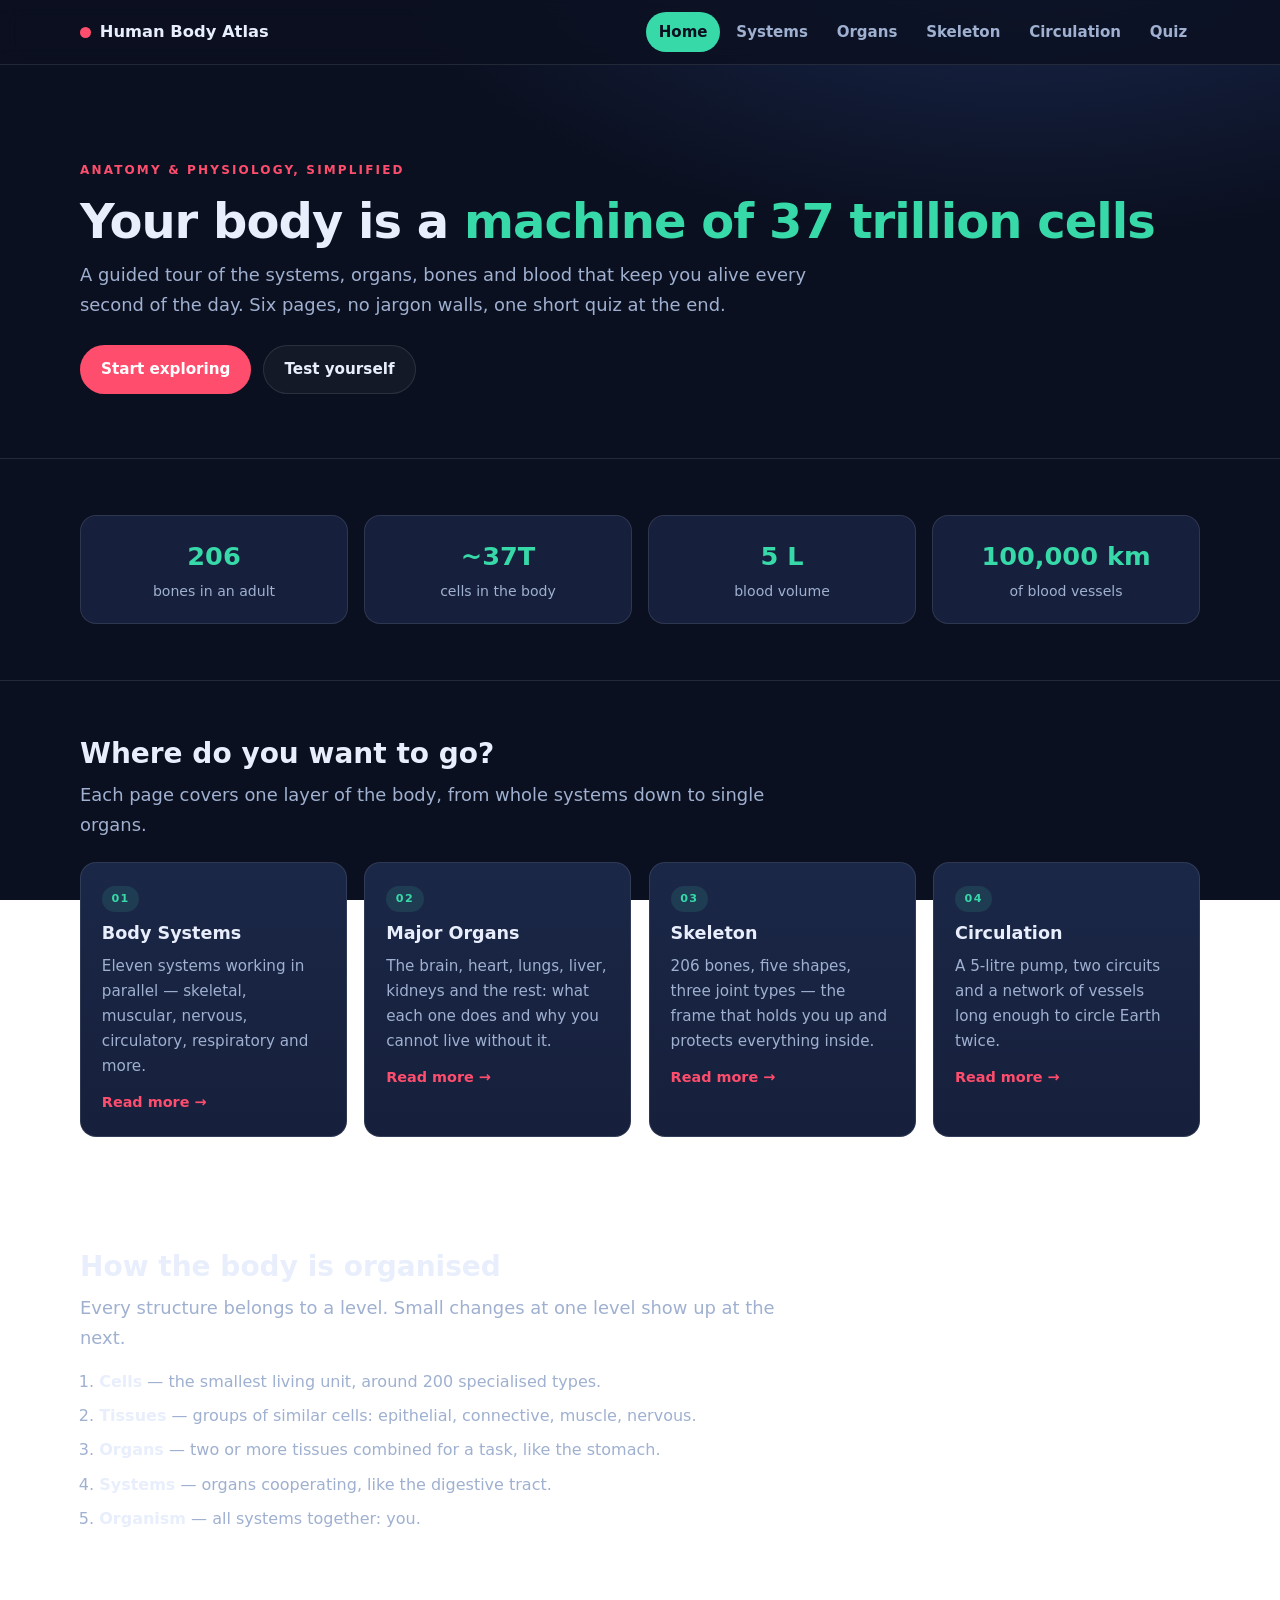
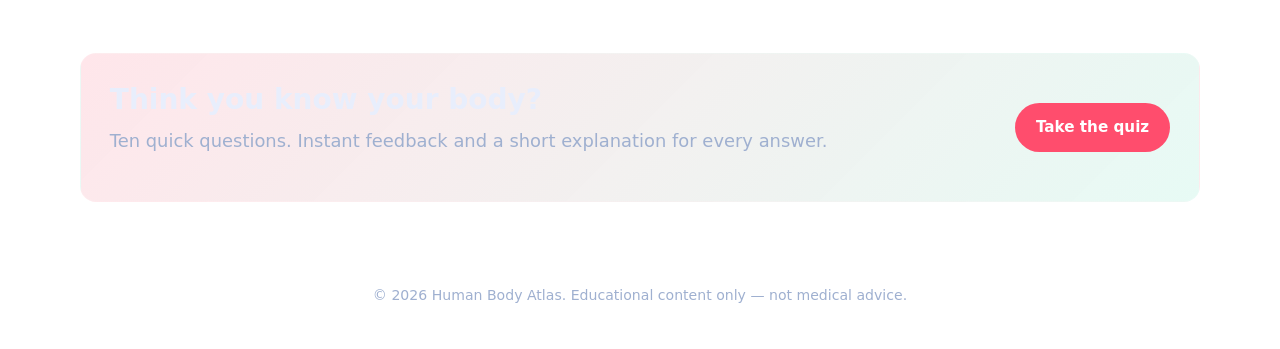
<file: index.html>
<!DOCTYPE html>
<html lang="en">
<head>
<meta charset="UTF-8" />
<meta name="viewport" content="width=device-width, initial-scale=1" />
<title>Human Body Atlas — Home</title>
<meta name="description" content="Explore the human body: systems, organs, skeleton, circulation and a quiz." />
<link rel="stylesheet" href="css/style.css" />
</head>
<body>
<a class="skip" href="#main">Skip to content</a>
<header class="site-header">
  <div class="wrap">
    <a class="brand" href="index.html"><span class="pulse"></span> Human Body Atlas</a>
    <button class="nav-toggle" id="navToggle" aria-expanded="false" aria-controls="siteNav">Menu</button>
    <nav id="siteNav" class="site-nav">
      <a href="index.html" class="active">Home</a>
      <a href="systems.html">Systems</a>
      <a href="organs.html">Organs</a>
      <a href="skeleton.html">Skeleton</a>
      <a href="circulation.html">Circulation</a>
      <a href="quiz.html">Quiz</a>
    </nav>
  </div>
</header>

<main id="main">
  <section class="hero">
    <div class="wrap">
      <p class="eyebrow">Anatomy &amp; physiology, simplified</p>
      <h1>Your body is a <span class="accent">machine of 37 trillion cells</span></h1>
      <p class="lead">A guided tour of the systems, organs, bones and blood that keep you alive every second of the day. Six pages, no jargon walls, one short quiz at the end.</p>
      <div class="hero-actions">
        <a class="btn btn-primary" href="systems.html">Start exploring</a>
        <a class="btn btn-ghost" href="quiz.html">Test yourself</a>
      </div>
    </div>
  </section>

  <section class="section">
    <div class="wrap">
      <div class="stats">
        <div class="stat"><strong>206</strong><span>bones in an adult</span></div>
        <div class="stat"><strong>~37T</strong><span>cells in the body</span></div>
        <div class="stat"><strong>5 L</strong><span>blood volume</span></div>
        <div class="stat"><strong>100,000 km</strong><span>of blood vessels</span></div>
      </div>
    </div>
  </section>

  <section class="section">
    <div class="wrap">
      <h2>Where do you want to go?</h2>
      <p class="lead">Each page covers one layer of the body, from whole systems down to single organs.</p>
      <div class="grid">
        <a class="card" href="systems.html">
          <span class="tag">01</span>
          <h3>Body Systems</h3>
          <p>Eleven systems working in parallel — skeletal, muscular, nervous, circulatory, respiratory and more.</p>
          <span class="card-link">Read more →</span>
        </a>
        <a class="card" href="organs.html">
          <span class="tag">02</span>
          <h3>Major Organs</h3>
          <p>The brain, heart, lungs, liver, kidneys and the rest: what each one does and why you cannot live without it.</p>
          <span class="card-link">Read more →</span>
        </a>
        <a class="card" href="skeleton.html">
          <span class="tag">03</span>
          <h3>Skeleton</h3>
          <p>206 bones, five shapes, three joint types — the frame that holds you up and protects everything inside.</p>
          <span class="card-link">Read more →</span>
        </a>
        <a class="card" href="circulation.html">
          <span class="tag">04</span>
          <h3>Circulation</h3>
          <p>A 5-litre pump, two circuits and a network of vessels long enough to circle Earth twice.</p>
          <span class="card-link">Read more →</span>
        </a>
      </div>
    </div>
  </section>

  <section class="section">
    <div class="wrap">
      <h2>How the body is organised</h2>
      <p class="lead">Every structure belongs to a level. Small changes at one level show up at the next.</p>
      <ol class="levels">
        <li><strong>Cells</strong> — the smallest living unit, around 200 specialised types.</li>
        <li><strong>Tissues</strong> — groups of similar cells: epithelial, connective, muscle, nervous.</li>
        <li><strong>Organs</strong> — two or more tissues combined for a task, like the stomach.</li>
        <li><strong>Systems</strong> — organs cooperating, like the digestive tract.</li>
        <li><strong>Organism</strong> — all systems together: you.</li>
      </ol>
    </div>
  </section>

  <section class="section">
    <div class="wrap cta">
      <div>
        <h2>Think you know your body?</h2>
        <p class="lead">Ten quick questions. Instant feedback and a short explanation for every answer.</p>
      </div>
      <a class="btn btn-primary" href="quiz.html">Take the quiz</a>
    </div>
  </section>
</main>

<footer class="site-footer">
  <div class="wrap">
    <p>&copy; <span id="year"></span> Human Body Atlas. Educational content only — not medical advice.</p>
  </div>
</footer>
<script src="js/main.js"></script>
</body>
</html>
</file>
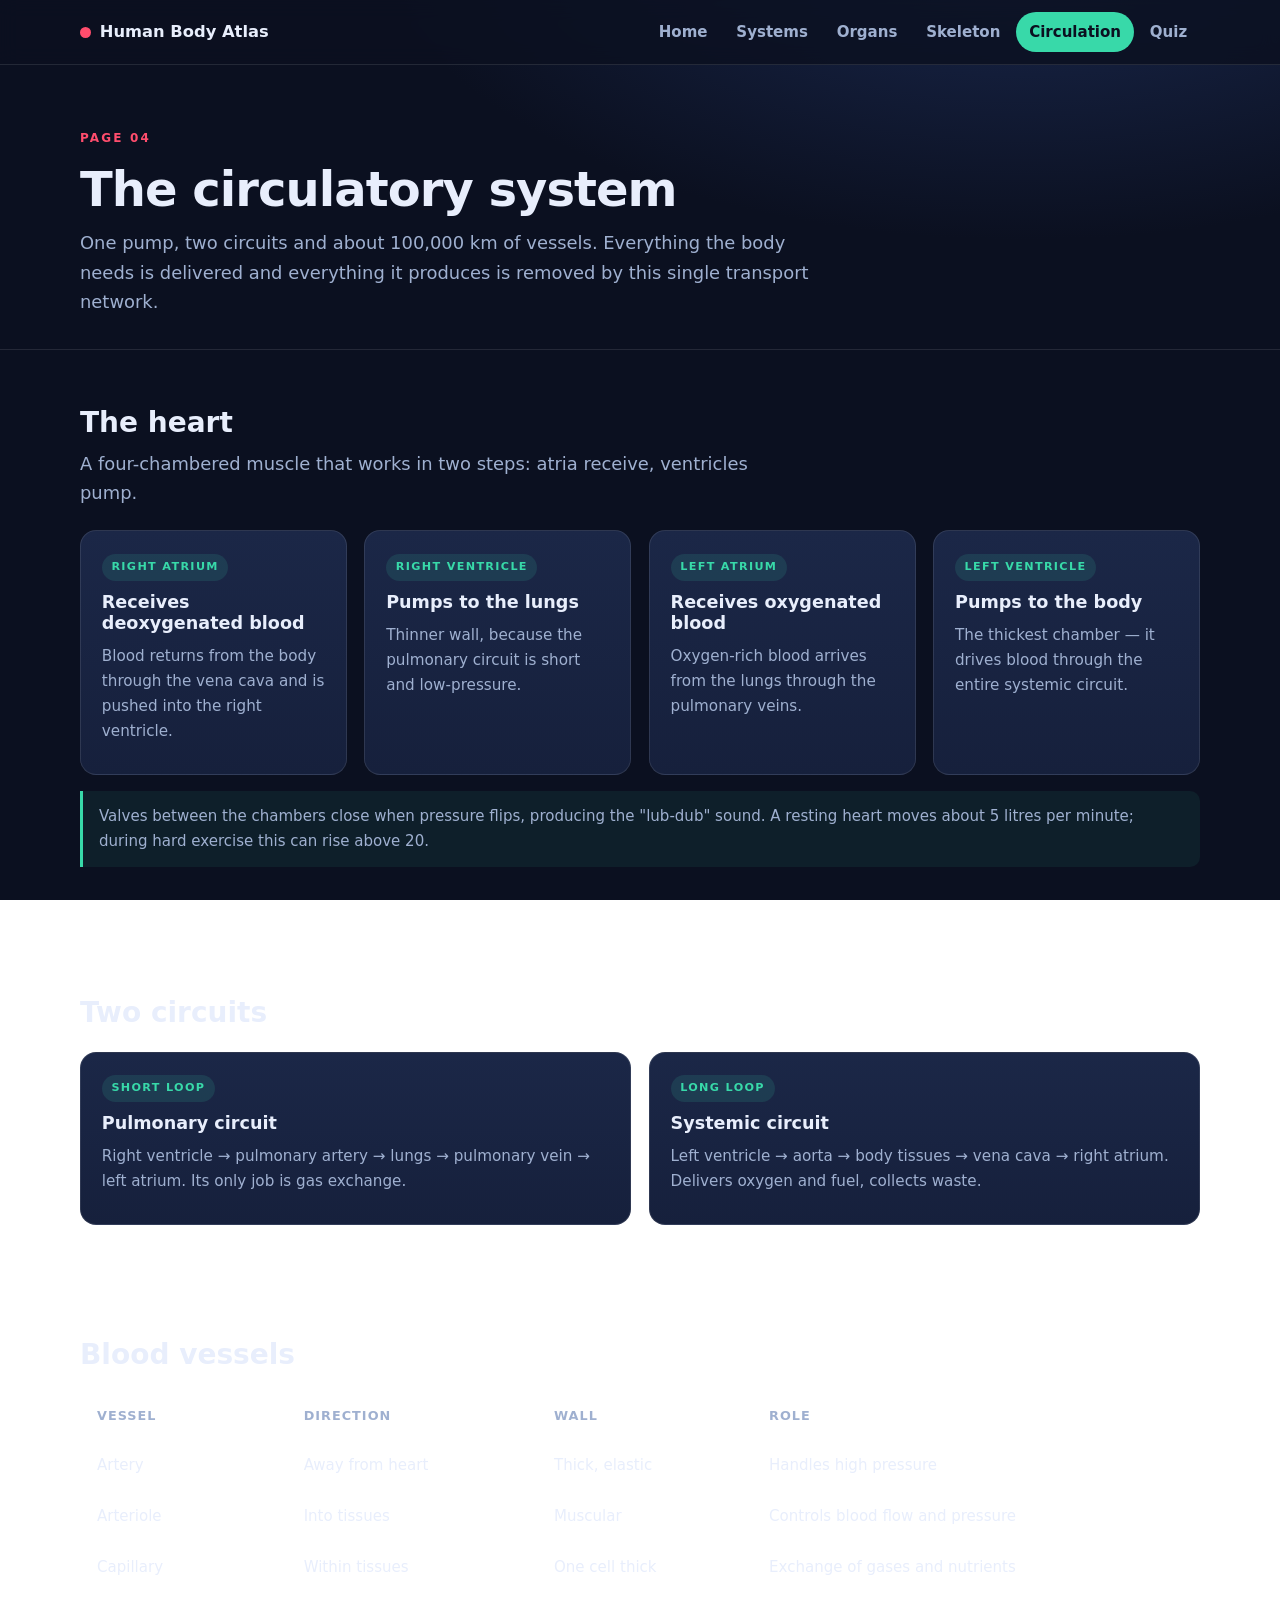
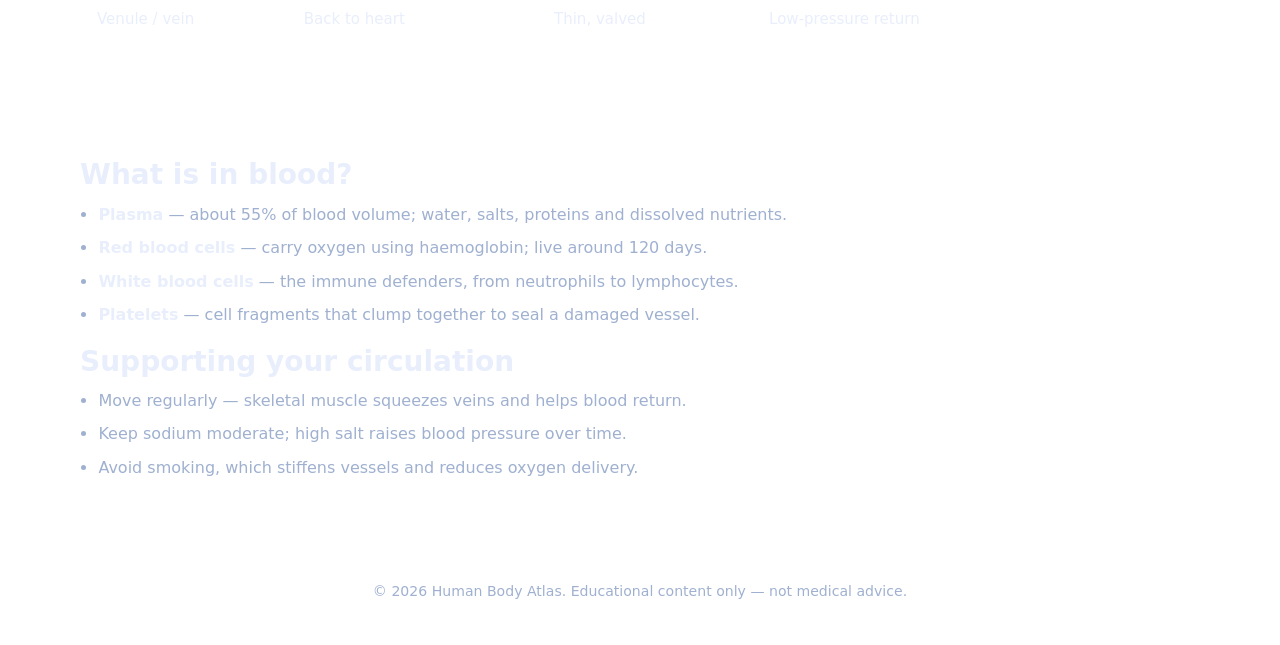
<file: circulation.html>
<!DOCTYPE html>
<html lang="en">
<head>
<meta charset="UTF-8" />
<meta name="viewport" content="width=device-width, initial-scale=1" />
<title>Circulation — Human Body Atlas</title>
<meta name="description" content="The circulatory system: heart, blood vessels, blood and the two circuits." />
<link rel="stylesheet" href="css/style.css" />
</head>
<body>
<a class="skip" href="#main">Skip to content</a>
<header class="site-header">
  <div class="wrap">
    <a class="brand" href="index.html"><span class="pulse"></span> Human Body Atlas</a>
    <button class="nav-toggle" id="navToggle" aria-expanded="false" aria-controls="siteNav">Menu</button>
    <nav id="siteNav" class="site-nav">
      <a href="index.html">Home</a>
      <a href="systems.html">Systems</a>
      <a href="organs.html">Organs</a>
      <a href="skeleton.html">Skeleton</a>
      <a href="circulation.html" class="active">Circulation</a>
      <a href="quiz.html">Quiz</a>
    </nav>
  </div>
</header>

<main id="main">
  <section class="page-head">
    <div class="wrap">
      <p class="eyebrow">Page 04</p>
      <h1>The circulatory system</h1>
      <p class="lead">One pump, two circuits and about 100,000 km of vessels. Everything the body needs is delivered and everything it produces is removed by this single transport network.</p>
    </div>
  </section>

  <section class="section">
    <div class="wrap">
      <h2>The heart</h2>
      <p class="lead">A four-chambered muscle that works in two steps: atria receive, ventricles pump.</p>
      <div class="grid">
        <article class="card"><span class="tag">Right atrium</span><h3>Receives deoxygenated blood</h3><p>Blood returns from the body through the vena cava and is pushed into the right ventricle.</p></article>
        <article class="card"><span class="tag">Right ventricle</span><h3>Pumps to the lungs</h3><p>Thinner wall, because the pulmonary circuit is short and low-pressure.</p></article>
        <article class="card"><span class="tag">Left atrium</span><h3>Receives oxygenated blood</h3><p>Oxygen-rich blood arrives from the lungs through the pulmonary veins.</p></article>
        <article class="card"><span class="tag">Left ventricle</span><h3>Pumps to the body</h3><p>The thickest chamber — it drives blood through the entire systemic circuit.</p></article>
      </div>
      <p class="note">Valves between the chambers close when pressure flips, producing the "lub-dub" sound. A resting heart moves about 5 litres per minute; during hard exercise this can rise above 20.</p>
    </div>
  </section>

  <section class="section">
    <div class="wrap">
      <h2>Two circuits</h2>
      <div class="grid grid-2">
        <article class="card">
          <span class="tag">Short loop</span>
          <h3>Pulmonary circuit</h3>
          <p>Right ventricle → pulmonary artery → lungs → pulmonary vein → left atrium. Its only job is gas exchange.</p>
        </article>
        <article class="card">
          <span class="tag">Long loop</span>
          <h3>Systemic circuit</h3>
          <p>Left ventricle → aorta → body tissues → vena cava → right atrium. Delivers oxygen and fuel, collects waste.</p>
        </article>
      </div>
    </div>
  </section>

  <section class="section">
    <div class="wrap">
      <h2>Blood vessels</h2>
      <div class="table-wrap">
        <table>
          <thead><tr><th>Vessel</th><th>Direction</th><th>Wall</th><th>Role</th></tr></thead>
          <tbody>
            <tr><td>Artery</td><td>Away from heart</td><td>Thick, elastic</td><td>Handles high pressure</td></tr>
            <tr><td>Arteriole</td><td>Into tissues</td><td>Muscular</td><td>Controls blood flow and pressure</td></tr>
            <tr><td>Capillary</td><td>Within tissues</td><td>One cell thick</td><td>Exchange of gases and nutrients</td></tr>
            <tr><td>Venule / vein</td><td>Back to heart</td><td>Thin, valved</td><td>Low-pressure return</td></tr>
          </tbody>
        </table>
      </div>
    </div>
  </section>

  <section class="section">
    <div class="wrap">
      <h2>What is in blood?</h2>
      <ul class="list">
        <li><strong>Plasma</strong> — about 55% of blood volume; water, salts, proteins and dissolved nutrients.</li>
        <li><strong>Red blood cells</strong> — carry oxygen using haemoglobin; live around 120 days.</li>
        <li><strong>White blood cells</strong> — the immune defenders, from neutrophils to lymphocytes.</li>
        <li><strong>Platelets</strong> — cell fragments that clump together to seal a damaged vessel.</li>
      </ul>
      <h2>Supporting your circulation</h2>
      <ul class="list">
        <li>Move regularly — skeletal muscle squeezes veins and helps blood return.</li>
        <li>Keep sodium moderate; high salt raises blood pressure over time.</li>
        <li>Avoid smoking, which stiffens vessels and reduces oxygen delivery.</li>
      </ul>
    </div>
  </section>
</main>

<footer class="site-footer">
  <div class="wrap">
    <p>&copy; <span id="year"></span> Human Body Atlas. Educational content only — not medical advice.</p>
  </div>
</footer>
<script src="js/main.js"></script>
</body>
</html>
</file>
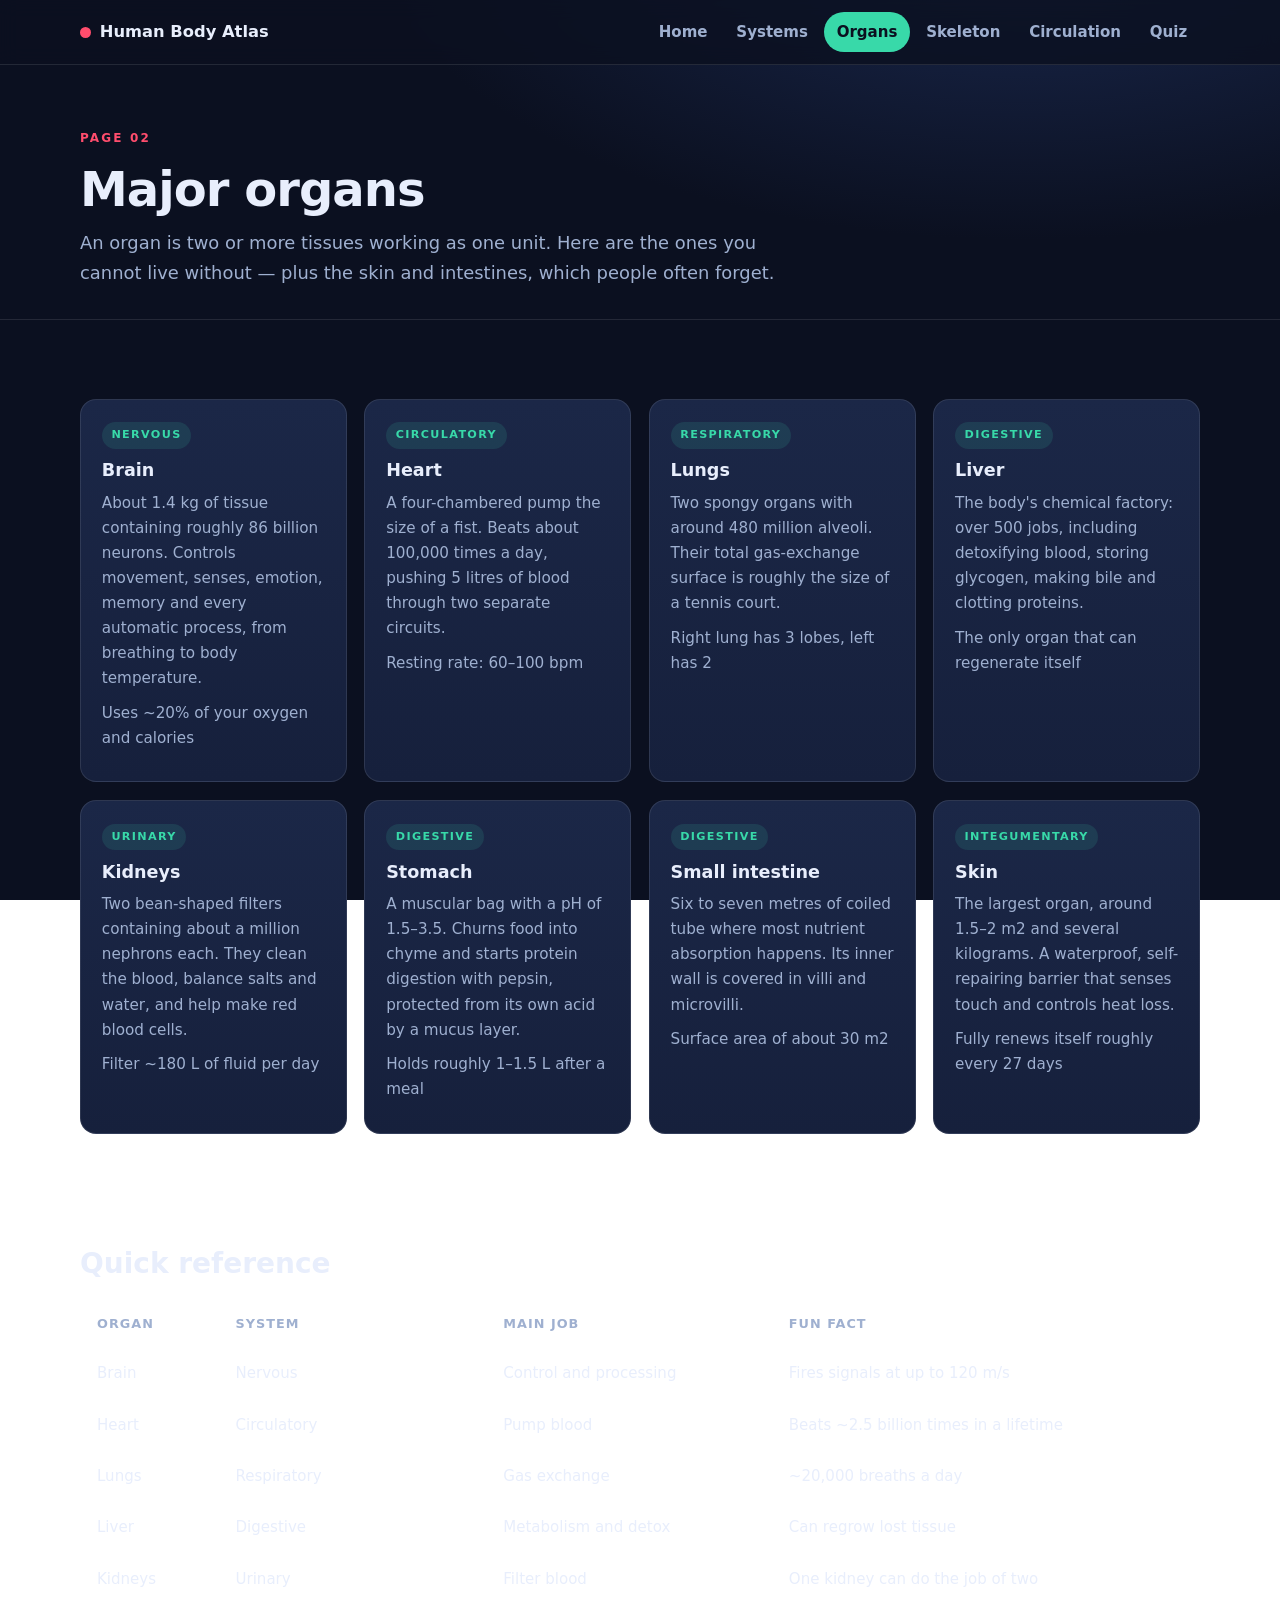
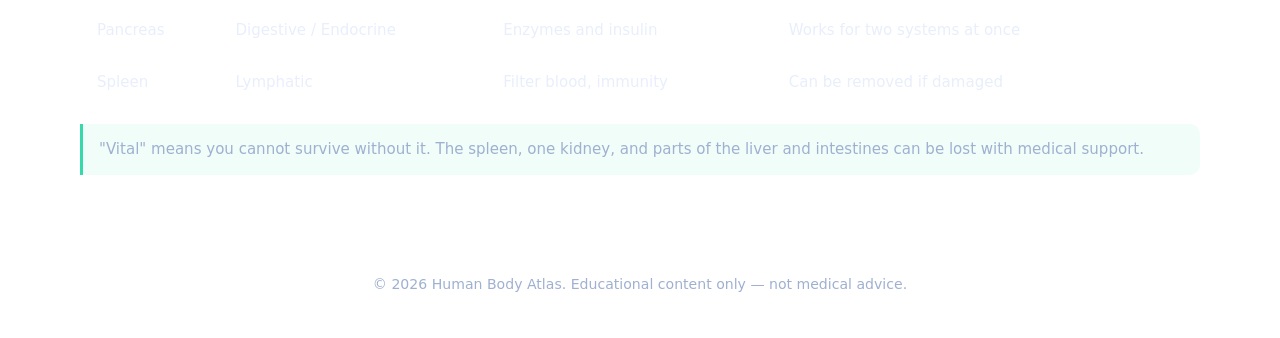
<file: organs.html>
<!DOCTYPE html>
<html lang="en">
<head>
<meta charset="UTF-8" />
<meta name="viewport" content="width=device-width, initial-scale=1" />
<title>Major Organs — Human Body Atlas</title>
<meta name="description" content="The major organs of the human body, their functions and key facts." />
<link rel="stylesheet" href="css/style.css" />
</head>
<body>
<a class="skip" href="#main">Skip to content</a>
<header class="site-header">
  <div class="wrap">
    <a class="brand" href="index.html"><span class="pulse"></span> Human Body Atlas</a>
    <button class="nav-toggle" id="navToggle" aria-expanded="false" aria-controls="siteNav">Menu</button>
    <nav id="siteNav" class="site-nav">
      <a href="index.html">Home</a>
      <a href="systems.html">Systems</a>
      <a href="organs.html" class="active">Organs</a>
      <a href="skeleton.html">Skeleton</a>
      <a href="circulation.html">Circulation</a>
      <a href="quiz.html">Quiz</a>
    </nav>
  </div>
</header>

<main id="main">
  <section class="page-head">
    <div class="wrap">
      <p class="eyebrow">Page 02</p>
      <h1>Major organs</h1>
      <p class="lead">An organ is two or more tissues working as one unit. Here are the ones you cannot live without — plus the skin and intestines, which people often forget.</p>
    </div>
  </section>

  <section class="section">
    <div class="wrap">
      <div class="grid">
        <article class="card">
          <span class="tag">Nervous</span>
          <h3>Brain</h3>
          <p>About 1.4 kg of tissue containing roughly 86 billion neurons. Controls movement, senses, emotion, memory and every automatic process, from breathing to body temperature.</p>
          <p class="meta">Uses ~20% of your oxygen and calories</p>
        </article>
        <article class="card">
          <span class="tag">Circulatory</span>
          <h3>Heart</h3>
          <p>A four-chambered pump the size of a fist. Beats about 100,000 times a day, pushing 5 litres of blood through two separate circuits.</p>
          <p class="meta">Resting rate: 60–100 bpm</p>
        </article>
        <article class="card">
          <span class="tag">Respiratory</span>
          <h3>Lungs</h3>
          <p>Two spongy organs with around 480 million alveoli. Their total gas-exchange surface is roughly the size of a tennis court.</p>
          <p class="meta">Right lung has 3 lobes, left has 2</p>
        </article>
        <article class="card">
          <span class="tag">Digestive</span>
          <h3>Liver</h3>
          <p>The body's chemical factory: over 500 jobs, including detoxifying blood, storing glycogen, making bile and clotting proteins.</p>
          <p class="meta">The only organ that can regenerate itself</p>
        </article>
        <article class="card">
          <span class="tag">Urinary</span>
          <h3>Kidneys</h3>
          <p>Two bean-shaped filters containing about a million nephrons each. They clean the blood, balance salts and water, and help make red blood cells.</p>
          <p class="meta">Filter ~180 L of fluid per day</p>
        </article>
        <article class="card">
          <span class="tag">Digestive</span>
          <h3>Stomach</h3>
          <p>A muscular bag with a pH of 1.5–3.5. Churns food into chyme and starts protein digestion with pepsin, protected from its own acid by a mucus layer.</p>
          <p class="meta">Holds roughly 1–1.5 L after a meal</p>
        </article>
        <article class="card">
          <span class="tag">Digestive</span>
          <h3>Small intestine</h3>
          <p>Six to seven metres of coiled tube where most nutrient absorption happens. Its inner wall is covered in villi and microvilli.</p>
          <p class="meta">Surface area of about 30 m2</p>
        </article>
        <article class="card">
          <span class="tag">Integumentary</span>
          <h3>Skin</h3>
          <p>The largest organ, around 1.5–2 m2 and several kilograms. A waterproof, self-repairing barrier that senses touch and controls heat loss.</p>
          <p class="meta">Fully renews itself roughly every 27 days</p>
        </article>
      </div>
    </div>
  </section>

  <section class="section">
    <div class="wrap">
      <h2>Quick reference</h2>
      <div class="table-wrap">
        <table>
          <thead>
            <tr><th>Organ</th><th>System</th><th>Main job</th><th>Fun fact</th></tr>
          </thead>
          <tbody>
            <tr><td>Brain</td><td>Nervous</td><td>Control and processing</td><td>Fires signals at up to 120 m/s</td></tr>
            <tr><td>Heart</td><td>Circulatory</td><td>Pump blood</td><td>Beats ~2.5 billion times in a lifetime</td></tr>
            <tr><td>Lungs</td><td>Respiratory</td><td>Gas exchange</td><td>~20,000 breaths a day</td></tr>
            <tr><td>Liver</td><td>Digestive</td><td>Metabolism and detox</td><td>Can regrow lost tissue</td></tr>
            <tr><td>Kidneys</td><td>Urinary</td><td>Filter blood</td><td>One kidney can do the job of two</td></tr>
            <tr><td>Pancreas</td><td>Digestive / Endocrine</td><td>Enzymes and insulin</td><td>Works for two systems at once</td></tr>
            <tr><td>Spleen</td><td>Lymphatic</td><td>Filter blood, immunity</td><td>Can be removed if damaged</td></tr>
          </tbody>
        </table>
      </div>
      <p class="note">"Vital" means you cannot survive without it. The spleen, one kidney, and parts of the liver and intestines can be lost with medical support.</p>
    </div>
  </section>
</main>

<footer class="site-footer">
  <div class="wrap">
    <p>&copy; <span id="year"></span> Human Body Atlas. Educational content only — not medical advice.</p>
  </div>
</footer>
<script src="js/main.js"></script>
</body>
</html>
</file>
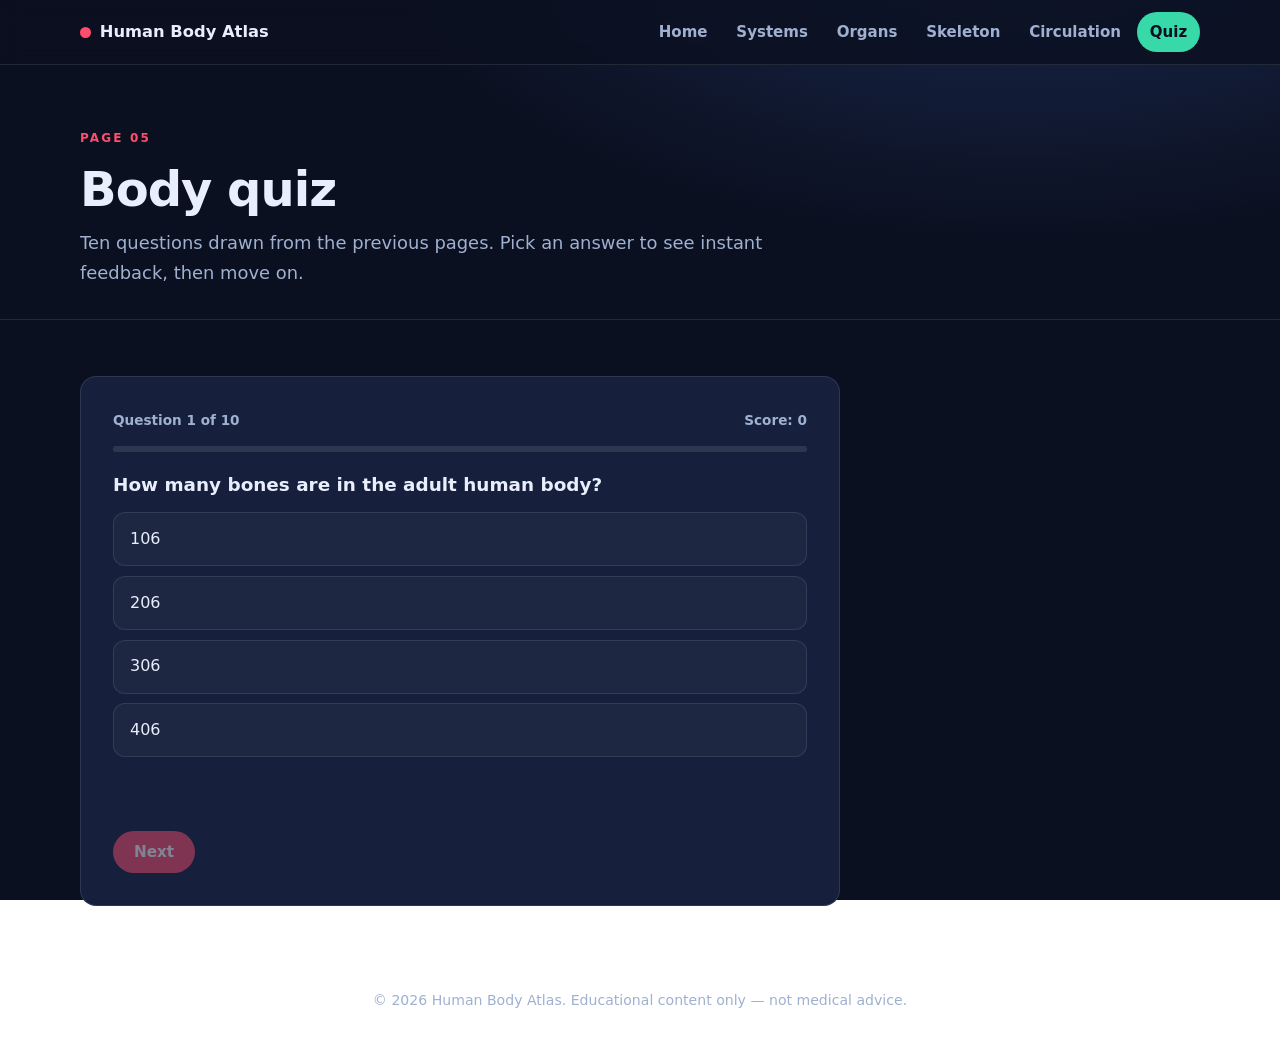
<file: quiz.html>
<!DOCTYPE html>
<html lang="en">
<head>
<meta charset="UTF-8" />
<meta name="viewport" content="width=device-width, initial-scale=1" />
<title>Quiz — Human Body Atlas</title>
<meta name="description" content="Ten questions on the human body with instant feedback." />
<link rel="stylesheet" href="css/style.css" />
</head>
<body>
<a class="skip" href="#main">Skip to content</a>
<header class="site-header">
  <div class="wrap">
    <a class="brand" href="index.html"><span class="pulse"></span> Human Body Atlas</a>
    <button class="nav-toggle" id="navToggle" aria-expanded="false" aria-controls="siteNav">Menu</button>
    <nav id="siteNav" class="site-nav">
      <a href="index.html">Home</a>
      <a href="systems.html">Systems</a>
      <a href="organs.html">Organs</a>
      <a href="skeleton.html">Skeleton</a>
      <a href="circulation.html">Circulation</a>
      <a href="quiz.html" class="active">Quiz</a>
    </nav>
  </div>
</header>

<main id="main">
  <section class="page-head">
    <div class="wrap">
      <p class="eyebrow">Page 05</p>
      <h1>Body quiz</h1>
      <p class="lead">Ten questions drawn from the previous pages. Pick an answer to see instant feedback, then move on.</p>
    </div>
  </section>

  <section class="section">
    <div class="wrap">
      <div class="quiz" id="quiz" aria-live="polite"></div>
    </div>
  </section>
</main>

<footer class="site-footer">
  <div class="wrap">
    <p>&copy; <span id="year"></span> Human Body Atlas. Educational content only — not medical advice.</p>
  </div>
</footer>
<script src="js/main.js"></script>
<script src="js/quiz.js"></script>
</body>
</html>
</file>
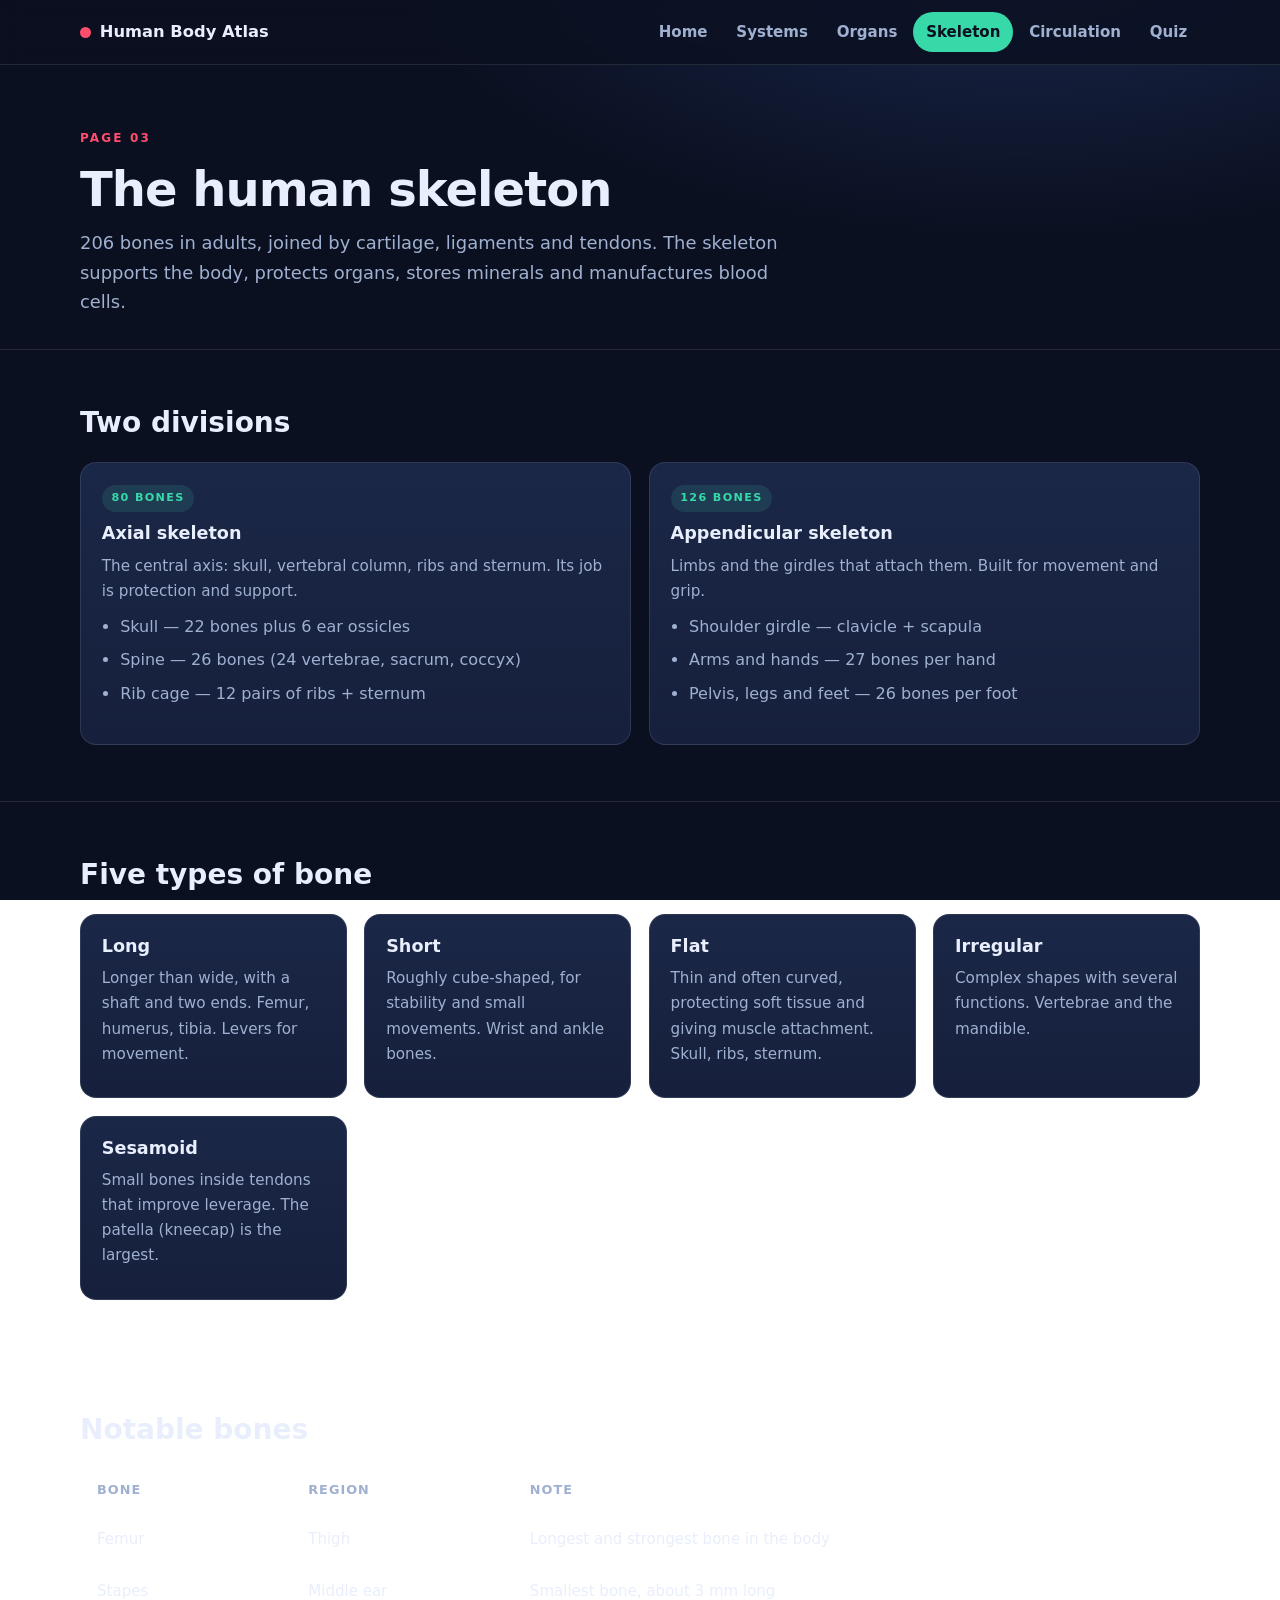
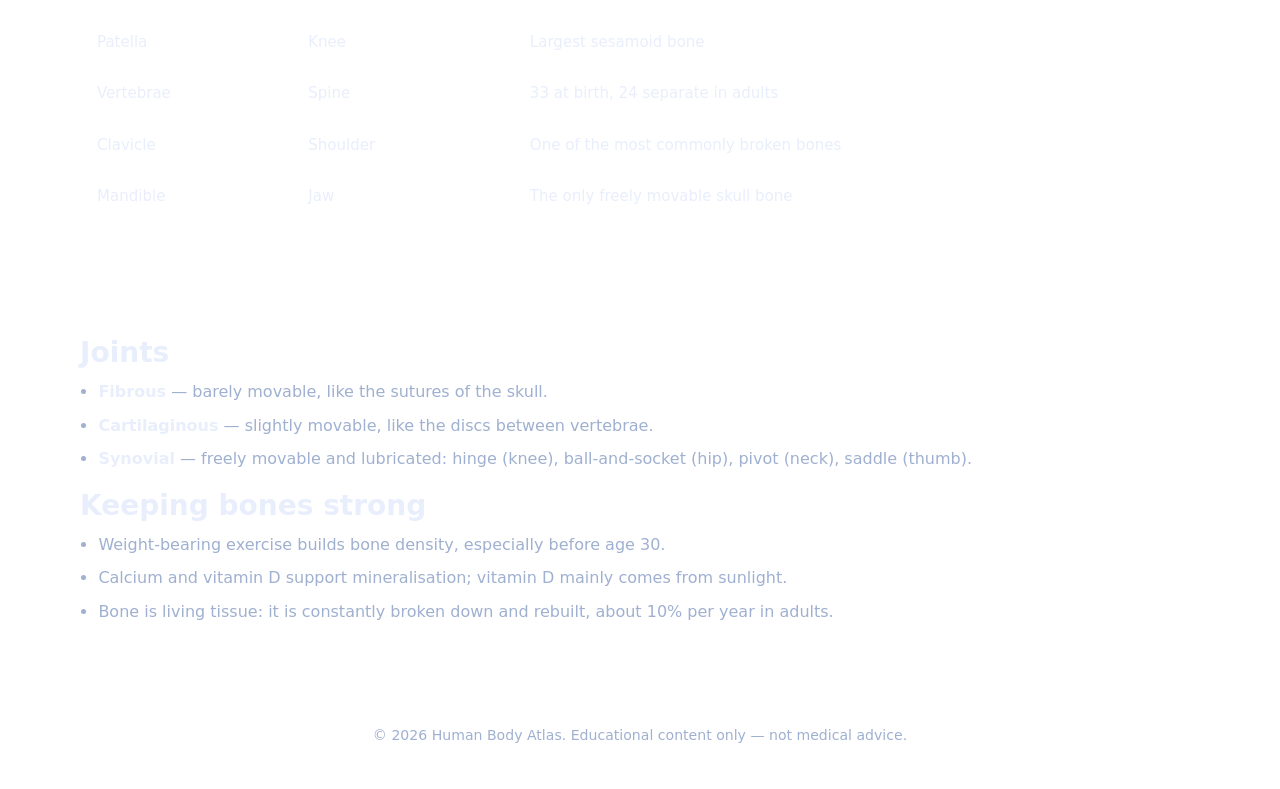
<file: skeleton.html>
<!DOCTYPE html>
<html lang="en">
<head>
<meta charset="UTF-8" />
<meta name="viewport" content="width=device-width, initial-scale=1" />
<title>Skeleton — Human Body Atlas</title>
<meta name="description" content="The human skeleton: bone types, axial and appendicular divisions, joints and bone health." />
<link rel="stylesheet" href="css/style.css" />
</head>
<body>
<a class="skip" href="#main">Skip to content</a>
<header class="site-header">
  <div class="wrap">
    <a class="brand" href="index.html"><span class="pulse"></span> Human Body Atlas</a>
    <button class="nav-toggle" id="navToggle" aria-expanded="false" aria-controls="siteNav">Menu</button>
    <nav id="siteNav" class="site-nav">
      <a href="index.html">Home</a>
      <a href="systems.html">Systems</a>
      <a href="organs.html">Organs</a>
      <a href="skeleton.html" class="active">Skeleton</a>
      <a href="circulation.html">Circulation</a>
      <a href="quiz.html">Quiz</a>
    </nav>
  </div>
</header>

<main id="main">
  <section class="page-head">
    <div class="wrap">
      <p class="eyebrow">Page 03</p>
      <h1>The human skeleton</h1>
      <p class="lead">206 bones in adults, joined by cartilage, ligaments and tendons. The skeleton supports the body, protects organs, stores minerals and manufactures blood cells.</p>
    </div>
  </section>

  <section class="section">
    <div class="wrap">
      <h2>Two divisions</h2>
      <div class="grid grid-2">
        <article class="card">
          <span class="tag">80 bones</span>
          <h3>Axial skeleton</h3>
          <p>The central axis: skull, vertebral column, ribs and sternum. Its job is protection and support.</p>
          <ul class="list">
            <li>Skull — 22 bones plus 6 ear ossicles</li>
            <li>Spine — 26 bones (24 vertebrae, sacrum, coccyx)</li>
            <li>Rib cage — 12 pairs of ribs + sternum</li>
          </ul>
        </article>
        <article class="card">
          <span class="tag">126 bones</span>
          <h3>Appendicular skeleton</h3>
          <p>Limbs and the girdles that attach them. Built for movement and grip.</p>
          <ul class="list">
            <li>Shoulder girdle — clavicle + scapula</li>
            <li>Arms and hands — 27 bones per hand</li>
            <li>Pelvis, legs and feet — 26 bones per foot</li>
          </ul>
        </article>
      </div>
    </div>
  </section>

  <section class="section">
    <div class="wrap">
      <h2>Five types of bone</h2>
      <div class="grid">
        <article class="card"><h3>Long</h3><p>Longer than wide, with a shaft and two ends. Femur, humerus, tibia. Levers for movement.</p></article>
        <article class="card"><h3>Short</h3><p>Roughly cube-shaped, for stability and small movements. Wrist and ankle bones.</p></article>
        <article class="card"><h3>Flat</h3><p>Thin and often curved, protecting soft tissue and giving muscle attachment. Skull, ribs, sternum.</p></article>
        <article class="card"><h3>Irregular</h3><p>Complex shapes with several functions. Vertebrae and the mandible.</p></article>
        <article class="card"><h3>Sesamoid</h3><p>Small bones inside tendons that improve leverage. The patella (kneecap) is the largest.</p></article>
      </div>
    </div>
  </section>

  <section class="section">
    <div class="wrap">
      <h2>Notable bones</h2>
      <div class="table-wrap">
        <table>
          <thead><tr><th>Bone</th><th>Region</th><th>Note</th></tr></thead>
          <tbody>
            <tr><td>Femur</td><td>Thigh</td><td>Longest and strongest bone in the body</td></tr>
            <tr><td>Stapes</td><td>Middle ear</td><td>Smallest bone, about 3 mm long</td></tr>
            <tr><td>Patella</td><td>Knee</td><td>Largest sesamoid bone</td></tr>
            <tr><td>Vertebrae</td><td>Spine</td><td>33 at birth, 24 separate in adults</td></tr>
            <tr><td>Clavicle</td><td>Shoulder</td><td>One of the most commonly broken bones</td></tr>
            <tr><td>Mandible</td><td>Jaw</td><td>The only freely movable skull bone</td></tr>
          </tbody>
        </table>
      </div>
    </div>
  </section>

  <section class="section">
    <div class="wrap">
      <h2>Joints</h2>
      <ul class="list">
        <li><strong>Fibrous</strong> — barely movable, like the sutures of the skull.</li>
        <li><strong>Cartilaginous</strong> — slightly movable, like the discs between vertebrae.</li>
        <li><strong>Synovial</strong> — freely movable and lubricated: hinge (knee), ball-and-socket (hip), pivot (neck), saddle (thumb).</li>
      </ul>
      <h2>Keeping bones strong</h2>
      <ul class="list">
        <li>Weight-bearing exercise builds bone density, especially before age 30.</li>
        <li>Calcium and vitamin D support mineralisation; vitamin D mainly comes from sunlight.</li>
        <li>Bone is living tissue: it is constantly broken down and rebuilt, about 10% per year in adults.</li>
      </ul>
    </div>
  </section>
</main>

<footer class="site-footer">
  <div class="wrap">
    <p>&copy; <span id="year"></span> Human Body Atlas. Educational content only — not medical advice.</p>
  </div>
</footer>
<script src="js/main.js"></script>
</body>
</html>
</file>
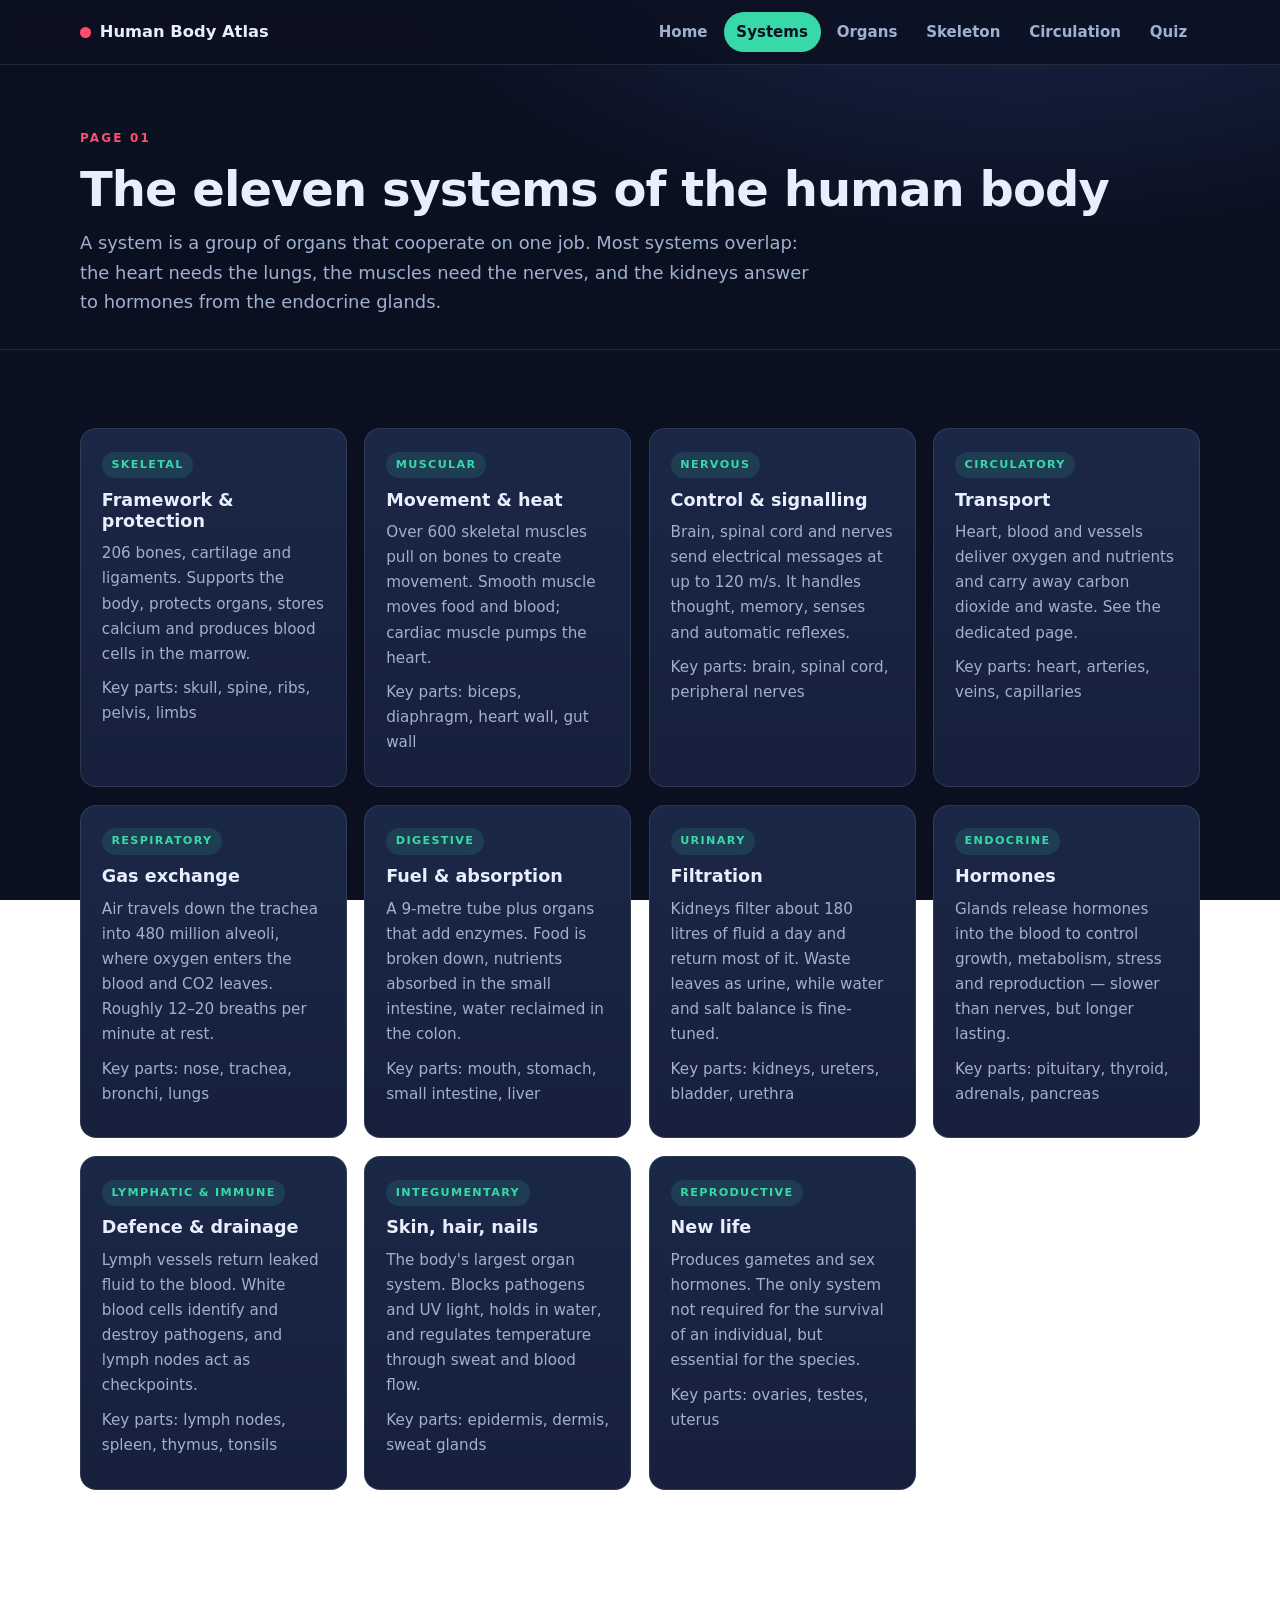
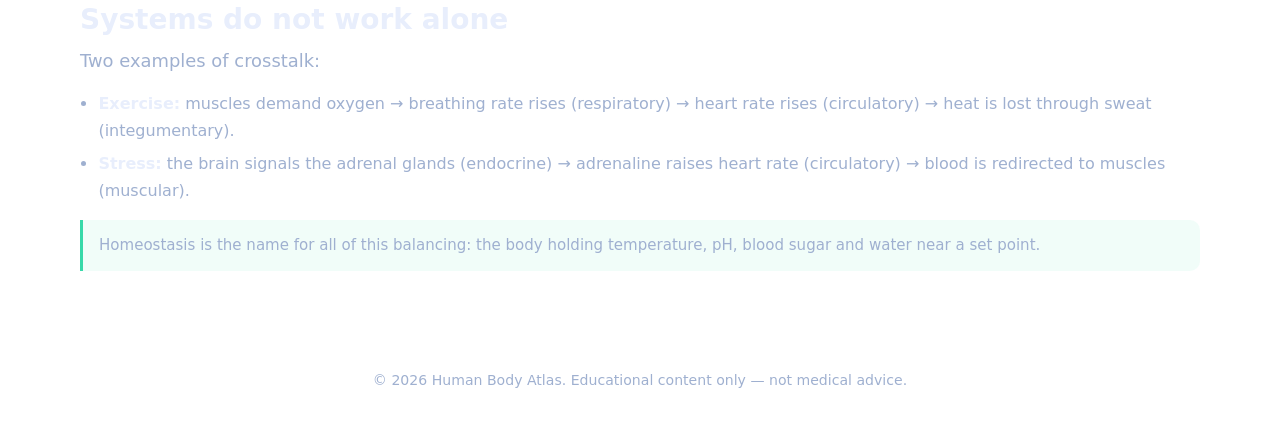
<file: systems.html>
<!DOCTYPE html>
<html lang="en">
<head>
<meta charset="UTF-8" />
<meta name="viewport" content="width=device-width, initial-scale=1" />
<title>Body Systems — Human Body Atlas</title>
<meta name="description" content="The eleven systems of the human body and what each one does." />
<link rel="stylesheet" href="css/style.css" />
</head>
<body>
<a class="skip" href="#main">Skip to content</a>
<header class="site-header">
  <div class="wrap">
    <a class="brand" href="index.html"><span class="pulse"></span> Human Body Atlas</a>
    <button class="nav-toggle" id="navToggle" aria-expanded="false" aria-controls="siteNav">Menu</button>
    <nav id="siteNav" class="site-nav">
      <a href="index.html">Home</a>
      <a href="systems.html" class="active">Systems</a>
      <a href="organs.html">Organs</a>
      <a href="skeleton.html">Skeleton</a>
      <a href="circulation.html">Circulation</a>
      <a href="quiz.html">Quiz</a>
    </nav>
  </div>
</header>

<main id="main">
  <section class="page-head">
    <div class="wrap">
      <p class="eyebrow">Page 01</p>
      <h1>The eleven systems of the human body</h1>
      <p class="lead">A system is a group of organs that cooperate on one job. Most systems overlap: the heart needs the lungs, the muscles need the nerves, and the kidneys answer to hormones from the endocrine glands.</p>
    </div>
  </section>

  <section class="section">
    <div class="wrap">
      <div class="grid">
        <article class="card">
          <span class="tag">Skeletal</span>
          <h3>Framework &amp; protection</h3>
          <p>206 bones, cartilage and ligaments. Supports the body, protects organs, stores calcium and produces blood cells in the marrow.</p>
          <p class="meta">Key parts: skull, spine, ribs, pelvis, limbs</p>
        </article>
        <article class="card">
          <span class="tag">Muscular</span>
          <h3>Movement &amp; heat</h3>
          <p>Over 600 skeletal muscles pull on bones to create movement. Smooth muscle moves food and blood; cardiac muscle pumps the heart.</p>
          <p class="meta">Key parts: biceps, diaphragm, heart wall, gut wall</p>
        </article>
        <article class="card">
          <span class="tag">Nervous</span>
          <h3>Control &amp; signalling</h3>
          <p>Brain, spinal cord and nerves send electrical messages at up to 120 m/s. It handles thought, memory, senses and automatic reflexes.</p>
          <p class="meta">Key parts: brain, spinal cord, peripheral nerves</p>
        </article>
        <article class="card">
          <span class="tag">Circulatory</span>
          <h3>Transport</h3>
          <p>Heart, blood and vessels deliver oxygen and nutrients and carry away carbon dioxide and waste. See the dedicated page.</p>
          <p class="meta">Key parts: heart, arteries, veins, capillaries</p>
        </article>
        <article class="card">
          <span class="tag">Respiratory</span>
          <h3>Gas exchange</h3>
          <p>Air travels down the trachea into 480 million alveoli, where oxygen enters the blood and CO2 leaves. Roughly 12–20 breaths per minute at rest.</p>
          <p class="meta">Key parts: nose, trachea, bronchi, lungs</p>
        </article>
        <article class="card">
          <span class="tag">Digestive</span>
          <h3>Fuel &amp; absorption</h3>
          <p>A 9-metre tube plus organs that add enzymes. Food is broken down, nutrients absorbed in the small intestine, water reclaimed in the colon.</p>
          <p class="meta">Key parts: mouth, stomach, small intestine, liver</p>
        </article>
        <article class="card">
          <span class="tag">Urinary</span>
          <h3>Filtration</h3>
          <p>Kidneys filter about 180 litres of fluid a day and return most of it. Waste leaves as urine, while water and salt balance is fine-tuned.</p>
          <p class="meta">Key parts: kidneys, ureters, bladder, urethra</p>
        </article>
        <article class="card">
          <span class="tag">Endocrine</span>
          <h3>Hormones</h3>
          <p>Glands release hormones into the blood to control growth, metabolism, stress and reproduction — slower than nerves, but longer lasting.</p>
          <p class="meta">Key parts: pituitary, thyroid, adrenals, pancreas</p>
        </article>
        <article class="card">
          <span class="tag">Lymphatic &amp; immune</span>
          <h3>Defence &amp; drainage</h3>
          <p>Lymph vessels return leaked fluid to the blood. White blood cells identify and destroy pathogens, and lymph nodes act as checkpoints.</p>
          <p class="meta">Key parts: lymph nodes, spleen, thymus, tonsils</p>
        </article>
        <article class="card">
          <span class="tag">Integumentary</span>
          <h3>Skin, hair, nails</h3>
          <p>The body's largest organ system. Blocks pathogens and UV light, holds in water, and regulates temperature through sweat and blood flow.</p>
          <p class="meta">Key parts: epidermis, dermis, sweat glands</p>
        </article>
        <article class="card">
          <span class="tag">Reproductive</span>
          <h3>New life</h3>
          <p>Produces gametes and sex hormones. The only system not required for the survival of an individual, but essential for the species.</p>
          <p class="meta">Key parts: ovaries, testes, uterus</p>
        </article>
      </div>
    </div>
  </section>

  <section class="section">
    <div class="wrap">
      <h2>Systems do not work alone</h2>
      <p class="lead">Two examples of crosstalk:</p>
      <ul class="list">
        <li><strong>Exercise:</strong> muscles demand oxygen → breathing rate rises (respiratory) → heart rate rises (circulatory) → heat is lost through sweat (integumentary).</li>
        <li><strong>Stress:</strong> the brain signals the adrenal glands (endocrine) → adrenaline raises heart rate (circulatory) → blood is redirected to muscles (muscular).</li>
      </ul>
      <p class="note">Homeostasis is the name for all of this balancing: the body holding temperature, pH, blood sugar and water near a set point.</p>
    </div>
  </section>
</main>

<footer class="site-footer">
  <div class="wrap">
    <p>&copy; <span id="year"></span> Human Body Atlas. Educational content only — not medical advice.</p>
  </div>
</footer>
<script src="js/main.js"></script>
</body>
</html>
</file>
<file: css/style.css>
:root{
  --bg:#0b1020;
  --card:#16203c;
  --card-2:#1b2747;
  --text:#e8eefc;
  --muted:#9fb0d0;
  --accent:#ff4d6d;
  --accent-2:#38d9a9;
  --line:rgba(255,255,255,.1);
  --radius:16px;
  --max:1120px;
}
*{box-sizing:border-box}
html{scroll-behavior:smooth}
body{
  margin:0;
  font-family:system-ui,-apple-system,"Segoe UI",Roboto,Helvetica,Arial,sans-serif;
  background:radial-gradient(1200px 600px at 80% -10%,#1b2a52 0%,var(--bg) 55%) fixed;
  color:var(--text);
  line-height:1.65;
  -webkit-font-smoothing:antialiased;
}
a{color:inherit}
h1,h2,h3{line-height:1.2;margin:0 0 .6rem}
h1{font-size:clamp(1.9rem,4vw,3rem);letter-spacing:-.02em}
h2{font-size:clamp(1.3rem,2.4vw,1.75rem);margin-top:0}
h3{font-size:1.1rem}
p{margin:0 0 1rem}
.wrap{width:min(var(--max),100% - 2.5rem);margin-inline:auto}
.accent{color:var(--accent-2)}
.skip{position:absolute;left:-9999px;top:0;background:var(--accent);color:#fff;padding:.6rem 1rem;z-index:100;border-radius:0 0 8px 0}
.skip:focus{left:0;top:0}
.site-header{position:sticky;top:0;z-index:50;background:rgba(11,16,32,.82);backdrop-filter:blur(10px);border-bottom:1px solid var(--line)}
.site-header .wrap{display:flex;align-items:center;justify-content:space-between;gap:1rem;min-height:64px;flex-wrap:wrap}
.brand{display:inline-flex;align-items:center;gap:.55rem;font-weight:800;text-decoration:none;font-size:1.02rem}
.pulse{width:11px;height:11px;border-radius:50%;background:var(--accent);animation:pulse 2s infinite}
@keyframes pulse{
  0%{box-shadow:0 0 0 0 rgba(255,77,109,.7)}
  70%{box-shadow:0 0 0 14px rgba(255,77,109,0)}
  100%{box-shadow:0 0 0 0 rgba(255,77,109,0)}
}
.site-nav{display:flex;gap:.2rem;flex-wrap:wrap}
.site-nav a{padding:.45rem .8rem;border-radius:999px;text-decoration:none;color:var(--muted);font-weight:600;font-size:.94rem}
.site-nav a:hover{color:var(--text);background:rgba(255,255,255,.07)}
.site-nav a.active{color:#0b1020;background:var(--accent-2)}
.nav-toggle{display:none;background:var(--card);color:var(--text);border:1px solid var(--line);border-radius:10px;padding:.45rem .8rem;font:inherit;font-weight:600;cursor:pointer}
.hero{padding:clamp(3rem,8vw,6rem) 0 clamp(2rem,5vw,4rem)}
.eyebrow{text-transform:uppercase;letter-spacing:.18em;font-size:.75rem;font-weight:700;color:var(--accent);margin-bottom:.75rem}
.lead{color:var(--muted);font-size:clamp(1rem,1.6vw,1.12rem);max-width:64ch}
.hero-actions{display:flex;gap:.75rem;flex-wrap:wrap;margin-top:1.6rem}
.btn{display:inline-block;padding:.7rem 1.25rem;border-radius:999px;text-decoration:none;font-weight:700;font-size:.95rem;border:1px solid transparent;cursor:pointer;font-family:inherit}
.btn-primary{background:var(--accent);color:#fff}
.btn-primary:hover{filter:brightness(1.08)}
.btn-ghost{border-color:var(--line);color:var(--text);background:rgba(255,255,255,.04)}
.btn-ghost:hover{background:rgba(255,255,255,.1)}
.btn:disabled{opacity:.45;cursor:not-allowed;filter:none}
.section{padding:clamp(2rem,5vw,3.5rem) 0;border-top:1px solid var(--line)}
.page-head{padding:clamp(2.5rem,6vw,4rem) 0 1rem}
.stats{display:grid;grid-template-columns:repeat(auto-fit,minmax(160px,1fr));gap:1rem}
.stat{background:var(--card);border:1px solid var(--line);border-radius:var(--radius);padding:1.2rem;text-align:center}
.stat strong{display:block;font-size:1.6rem;color:var(--accent-2)}
.stat span{color:var(--muted);font-size:.88rem}
.grid{display:grid;grid-template-columns:repeat(auto-fit,minmax(255px,1fr));gap:1.1rem;margin-top:1.4rem}
.grid-2{grid-template-columns:repeat(auto-fit,minmax(300px,1fr))}
.card{display:block;background:linear-gradient(180deg,var(--card-2),var(--card));border:1px solid var(--line);border-radius:var(--radius);padding:1.3rem;text-decoration:none;transition:transform .18s ease,border-color .18s ease}
a.card:hover{transform:translateY(-3px);border-color:rgba(56,217,169,.55)}
.tag{display:inline-block;font-size:.7rem;font-weight:800;letter-spacing:.12em;text-transform:uppercase;color:var(--accent-2);background:rgba(56,217,169,.12);border-radius:999px;padding:.25rem .6rem;margin-bottom:.7rem}
.card p{color:var(--muted);font-size:.95rem;margin-bottom:.6rem}
.card-link{color:var(--accent);font-weight:700;font-size:.9rem}
.meta{font-size:.82rem;color:#7f92b8;margin:0}
.list{margin:0 0 1rem;padding-left:1.15rem;color:var(--muted)}
.list li{margin-bottom:.45rem}
.list strong{color:var(--text)}
.levels{margin:1rem 0 0;padding-left:1.2rem;color:var(--muted)}
.levels li{margin-bottom:.5rem}
.levels strong{color:var(--text)}
.note{border-left:3px solid var(--accent-2);background:rgba(56,217,169,.07);padding:.8rem 1rem;border-radius:0 10px 10px 0;color:var(--muted);font-size:.94rem;margin-top:1rem}
.table-wrap{overflow-x:auto;margin-top:1.2rem;border:1px solid var(--line);border-radius:var(--radius)}
table{width:100%;border-collapse:collapse;min-width:520px;font-size:.94rem}
th,td{text-align:left;padding:.8rem 1rem;border-bottom:1px solid var(--line)}
th{background:rgba(255,255,255,.05);font-size:.8rem;letter-spacing:.08em;text-transform:uppercase;color:var(--muted)}
tbody tr:last-child td{border-bottom:none}
tbody tr:hover{background:rgba(255,255,255,.03)}
.cta{display:flex;align-items:center;justify-content:space-between;gap:1.5rem;flex-wrap:wrap;background:linear-gradient(135deg,rgba(255,77,109,.14),rgba(56,217,169,.12));border:1px solid var(--line);border-radius:var(--radius);padding:1.8rem}
.quiz{background:var(--card);border:1px solid var(--line);border-radius:var(--radius);padding:clamp(1.2rem,3vw,2rem);max-width:760px}
.quiz-top{display:flex;justify-content:space-between;gap:1rem;font-size:.85rem;color:var(--muted);font-weight:600}
.bar{height:6px;background:rgba(255,255,255,.1);border-radius:999px;overflow:hidden;margin:.9rem 0 1.4rem}
.bar span{display:block;height:100%;background:var(--accent-2);transition:width .3s ease}
.quiz-q{font-size:1.15rem;margin-bottom:1rem}
.quiz-options{display:grid;gap:.6rem;margin-bottom:1rem}
.option{text-align:left;padding:.8rem 1rem;border-radius:12px;border:1px solid var(--line);background:rgba(255,255,255,.03);color:var(--text);font:inherit;cursor:pointer;transition:background .15s ease,border-color .15s ease}
.option:hover:not(:disabled){background:rgba(255,255,255,.08)}
.option:disabled{cursor:default}
.option.correct{border-color:var(--accent-2);background:rgba(56,217,169,.18)}
.option.wrong{border-color:var(--accent);background:rgba(255,77,109,.18)}
.quiz-feedback{min-height:2.6rem;color:var(--muted);font-size:.94rem;margin-bottom:1rem}
.quiz-feedback strong{color:var(--text)}
.result{text-align:center;padding:1rem 0}
.result strong{font-size:2.4rem;color:var(--accent-2);display:block}
.site-footer{border-top:1px solid var(--line);padding:1.6rem 0;color:var(--muted);font-size:.88rem;text-align:center}
@media (max-width:760px){
  .nav-toggle{display:inline-block}
  .site-nav{display:none;width:100%;flex-direction:column;padding-bottom:.8rem}
  .site-nav.open{display:flex}
  .site-nav a{padding:.6rem .8rem}
  .cta{flex-direction:column;align-items:flex-start}
}
</file>
